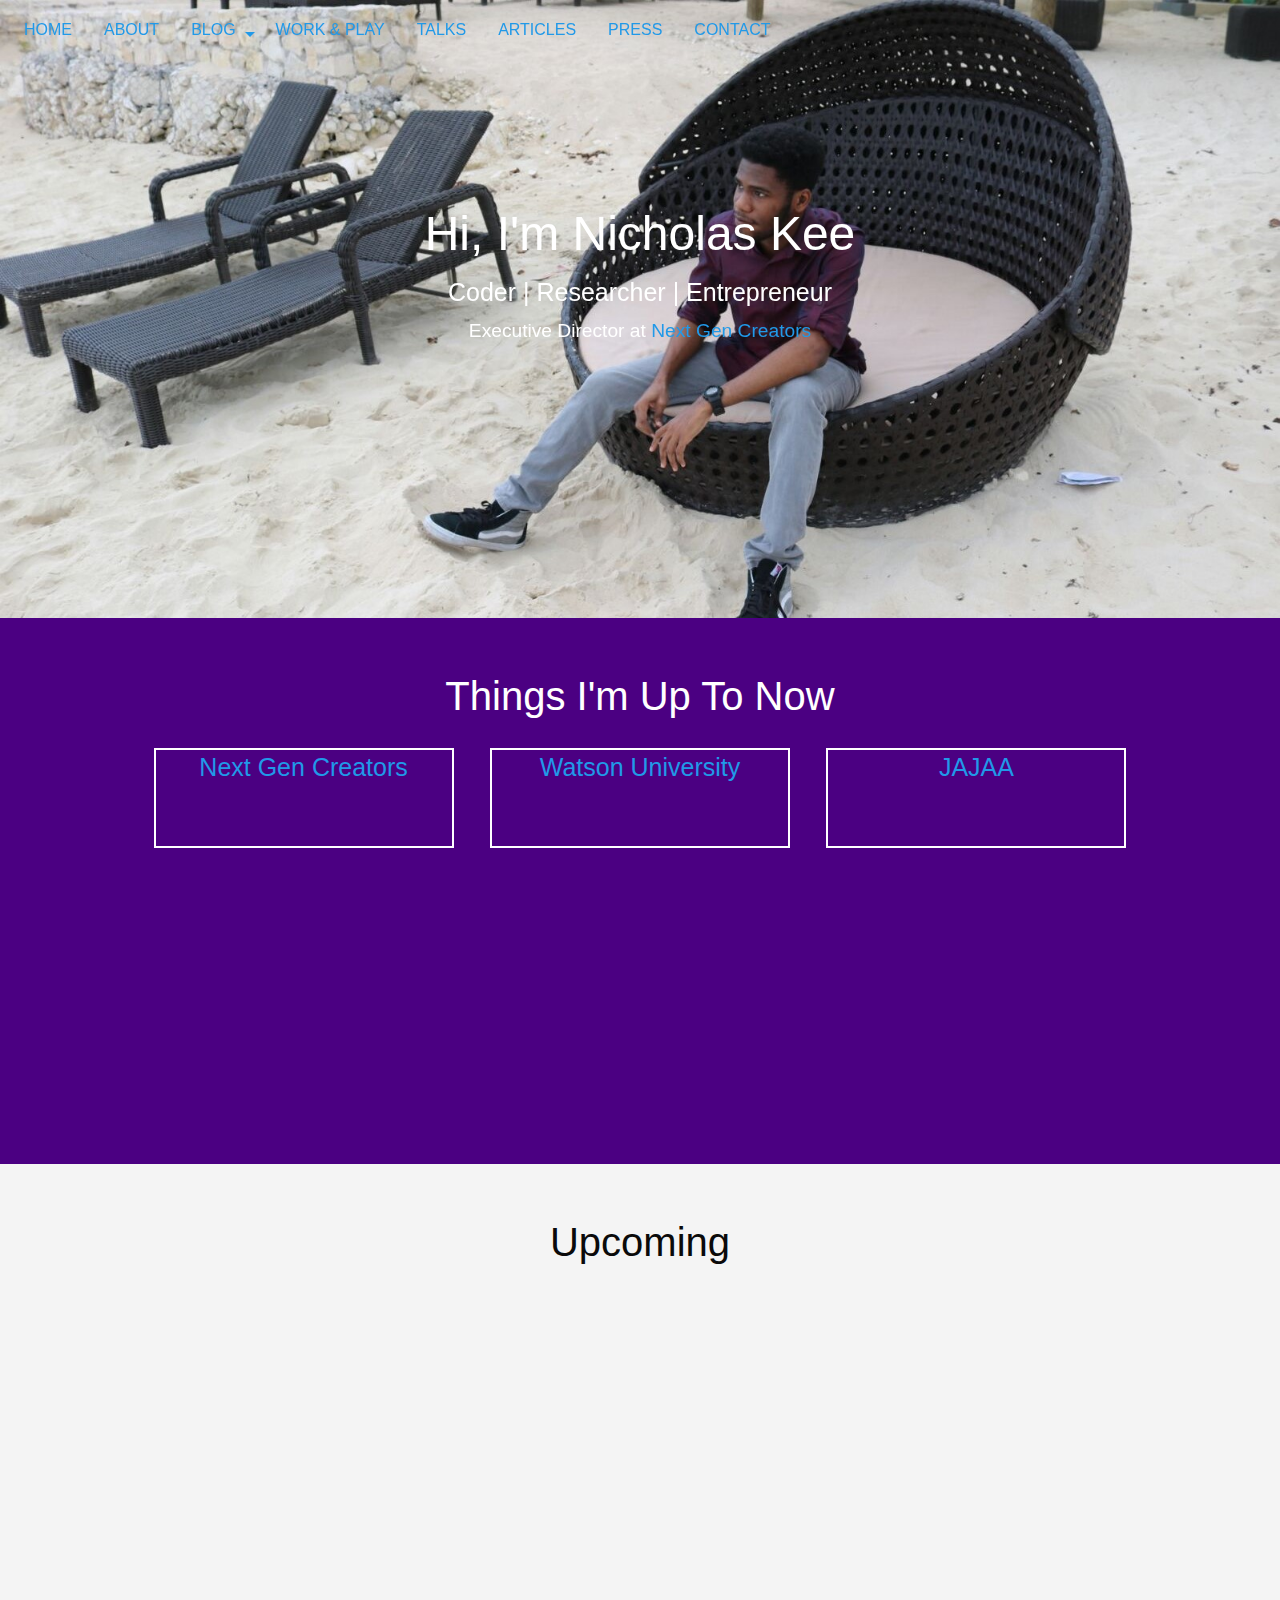
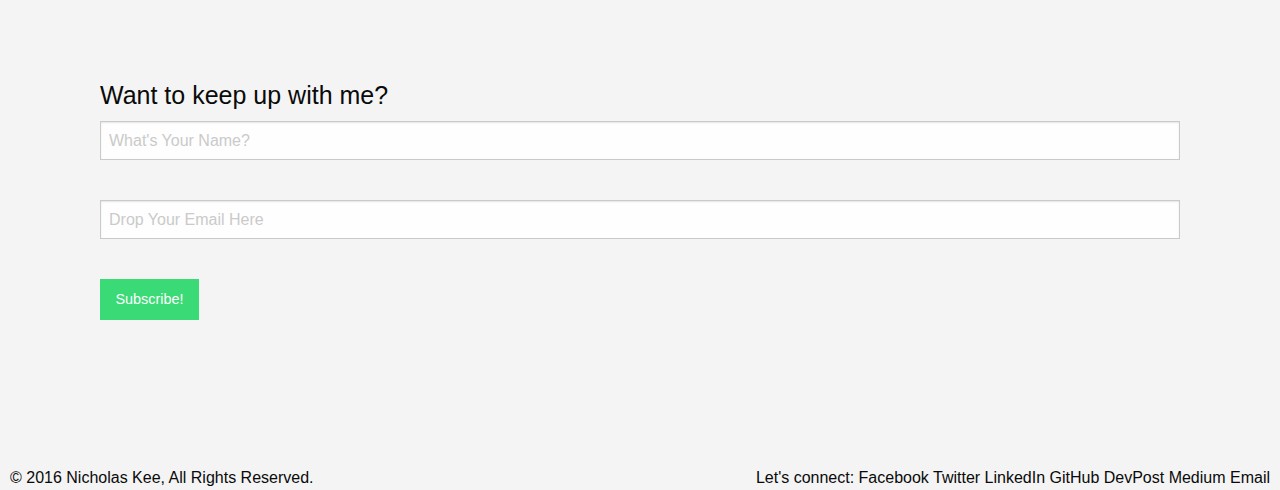
<file: index.html>
<!DOCTYPE html>
<!-- For front end development, use: HTML Boilerplate, Foundation by Zurb, Motion UI by Zurb (for CSS animation), and Greensock GSap (for Javascript animation) -->
<html class="no-js" lang="en" dir="ltr">
<head>
  <meta charset="utf-8">
  <meta http-equiv="x-ua-compatible" content="ie=edge">
  <meta name="viewport" content="width=device-width, initial-scale=1.0">
  <title>Nicholas Kee</title>
  <script src="http://ajax.googleapis.com/ajax/libs/jquery/1.9.0/jquery.min.js"></script>
  <script src="resources/foundation/js/vendor/jquery.js" charset="utf-8"></script>
  <script src="resources/foundation/js/vendor/foundation.min.js" charset="utf-8"></script>

  <link rel="stylesheet" type="text/css" href="resources/foundation/css/foundation.css">
  <!--<link rel="stylesheet" type="text/css" href="/resources/foundation/css/app.css">-->
  <link rel="stylesheet" href="resources/layout.css" type="text/css">
</head>

<body ng-controller="pageLayoutController">
  <div id="loadingMask"></div>
  <div id="navBar">
    <div class="top-bar">
      <div class="top-bar-right">
        <ul class="dropdown menu" data-dropdown-menu>
          <li><a href="index.html"><h6>HOME</h6></a></li>
          <li><a href="about.html"><h6>ABOUT</h6></a></li>
          <li class="is-dropdown-submenu-parent">
            <a href="blog.html"><h6>BLOG</h6></a>
            <ul class="menu">
              <li><a href="#">Recent</a></li> 
              <li><a href="#">Travel</a></li>
              <li><a href="#">QYL</a></li>
              <li><a href="#">Watson</a></li>
              <li><a href="#">Tech</a></li>
              <li><a href="#">Coding</a></li>
              <li><a href="#">Startups</a></li>
              <li><a href="#">Life</a></li>
              <li><a href="#">Miscellaneous</a></li>  
            </ul>
          </li>
          <li><a href="projects.html"><h6>WORK &amp; PLAY</h6></a></li>
          <li><a href="talks.html"><h6>TALKS</h6></a></li>
          <li><a href="articles.html"><h6>ARTICLES</h6></a></li>
          <li><a href="press.html"><h6>PRESS</h6></a></li>
          <li><a href="contact.html"><h6>CONTACT</h6></a></li>
        </ul>
      </div>
    </div>
  </div>

  <!-- <div id="header" class="content"> -->

  <div id="mainContainer">
    <div class="sectionContainer" id="sectionHome">
      <div id="homeTextContainer" ng-controller="scrollController">      
        <h1><span>Hi, I'm Nicholas Kee</span></h1>
        <h4>Coder | Researcher | Entrepreneur</h4>
        <div id="text-slider">
          <div><p>Executive Director at <a href="http://nextgencreators.com">Next Gen Creators</a></p></div>
          <div><p>President at <a href="#">Junior Achievement Jamaica Alumni Association</a></p></div>
          <div><p>Went to high school &amp; punted college</p></div>

          <div><p>I spend my time thinking about:<br> #Startups #Tech #EdTech <br>#DataScience #RenewableEnergy #QuantumComputing</p></div>
          <div><p>Check out all my thoughts on my <a href="blog.html">blog</a></p></div>
        </div>  
      </div>
    </div>

    <div class="sectionContainer" id="sectionNow">
      <h2><center>Things I'm Up To Now</center></h2>
      <center>
        <div class="box"><a href="http://nextgencreators.com"><h4>Next Gen Creators</h4></a></div>
        <div class="box"><a href="http://watsonunversity.org"><h4>Watson University</h4></a></div>
        <div class="box"><a href="#"><h4>JAJAA</h4></a></div>
      </center>
      
      <!--<ul>
        <li></li>
        <li><a href="http://queensyoungleaders.com"><h4>Queen's Young Leaders</h4></a></li>
        <li></li>
      </ul>-->
    </div>

    <div class="sectionContainer" id="sectionUpcoming">
      <h2>Upcoming</h2>
    </div>
  </div>

  <div class="sectionContainer" id="sectionSubscribe">
    <h4>Want to keep up with me?</h4>
    <form>
      <input type="text" name="name" placeholder="What's Your Name?"><br>
      <input type="text" name="email" placeholder="Drop Your Email Here"><br>
    </form>
    <button type="button" class="success button">Subscribe!</button>
  </div>
  

  <div id="copyright">
    &copy; 2016 Nicholas Kee, All Rights Reserved.
  </div>

  <div id="connect">
    Let's connect: Facebook Twitter LinkedIn GitHub DevPost Medium Email
  </div>
  <!-- End of page wrapper -->

  <script type="text/javascript" src="resources/javascript.js"></script>
  <script>$(document).foundation();</script>
</body>
</html>
</file>
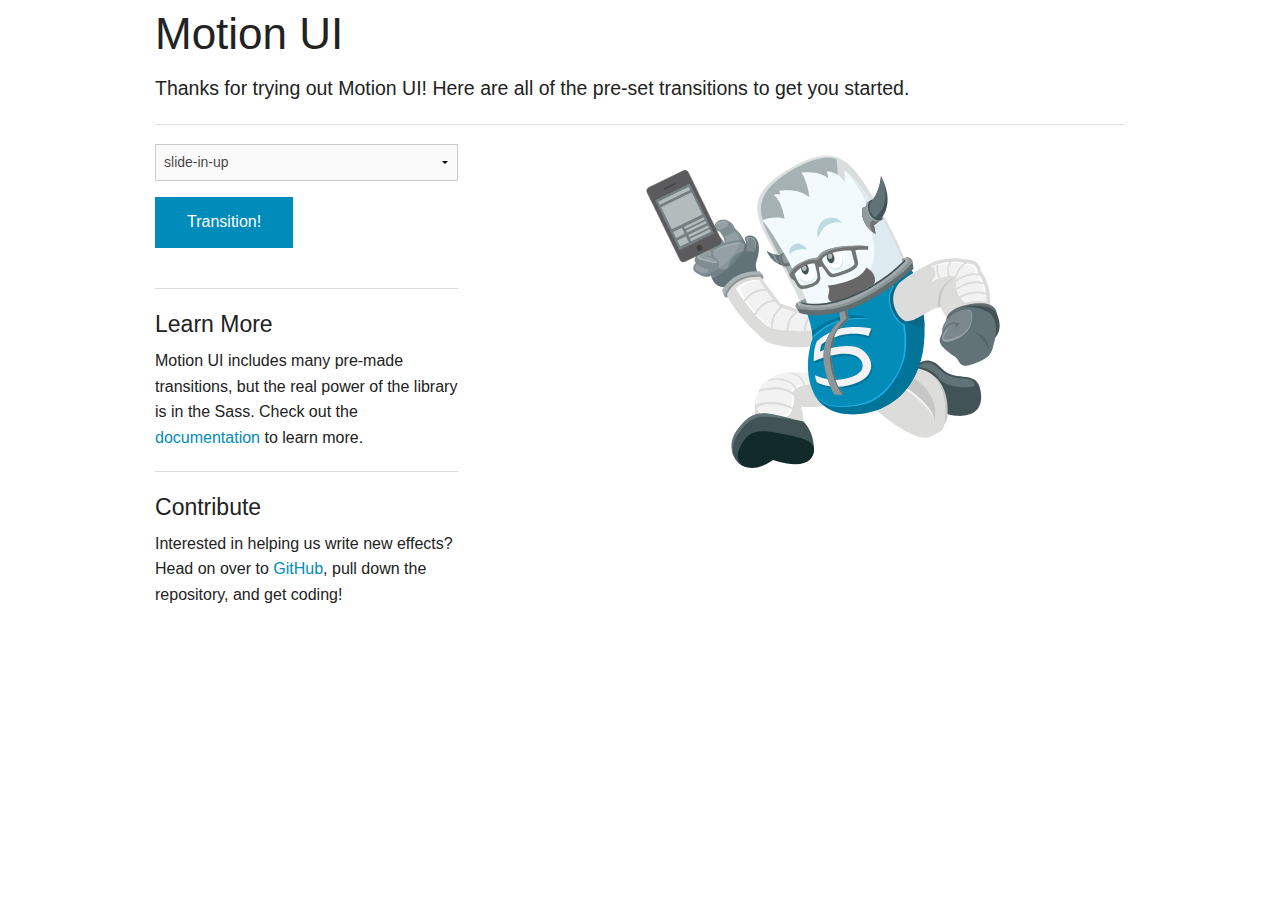
<file: resources/motion-ui-starter/index.html>
<!doctype html>
<html class="no-js" lang="en">
  <head>
    <meta charset="utf-8" />
    <meta name="viewport" content="width=device-width, initial-scale=1.0" />
    <title>Foundation | Welcome</title>
    <link rel="stylesheet" href="css/foundation.css" />
    <link rel="stylesheet" href="css/motion-ui.css" />
    <link rel="stylesheet" href="css/style.css" />
    <script src="js/vendor/modernizr.js"></script>
  </head>
  <body>
    
    <div class="row">
      <div class="small-12 columns">
        <h1>Motion UI</h1>
        <p class="lead">Thanks for trying out Motion UI! Here are all of the pre-set transitions to get you started.</p>

        <hr>

        <div class="row">
          <div class="medium-8 medium-push-4 columns">
            <img id="yeti" src="img/yeti.svg">
          </div>
          <div class="medium-4 medium-pull-8 columns">
            <select id="transitionList">
              <option value="slide-in-up">slide-in-up</option>
              <option value="slide-in-right">slide-in-right</option>
              <option value="slide-in-down">slide-in-down</option>
              <option value="slide-in-left">slide-in-left</option>
              <option value="fade-in">fade-in</option>
              <option value="spin-in">spin-in</option>
              <option value="spin-in-ccw">spin-in-ccw</option>
              <option value="scale-in-up">scale-in-up</option>
              <option value="scale-in-down">scale-in-down</option>
              <option value="hinge-in-from-top">hinge-in-from-top</option>
              <option value="hinge-in-from-right">hinge-in-from-right</option>
              <option value="hinge-in-from-bottom">hinge-in-from-bottom</option>
              <option value="hinge-in-from-left">hinge-in-from-left</option>
              <option value="hinge-in-from-middle-x">hinge-in-from-middle-x</option>
              <option value="hinge-in-from-middle-y">hinge-in-from-middle-y</option>
            </select>

            <button id="transitioner">Transition!</button>

            <hr>

            <section>
              <h4>Learn More</h4>
              <p>Motion UI includes many pre-made transitions, but the real power of the library is in the Sass. Check out the <a href="https://github.com/zurb/motion-ui/tree/master/docs">documentation</a> to learn more.</p>
            </section>

            <hr>

            <section>
              <h4>Contribute</h4>
              <p>Interested in helping us write new effects? Head on over to <a href="https://github.com/zurb/motion-ui">GitHub</a>, pull down the repository, and get coding!</p>
            </section>
          </div>
        </div>
      </div>
    </div>
    
    <script src="js/vendor/jquery.js"></script>
    <script src="js/vendor/motion-ui.js"></script>
    <script src="js/foundation.min.js"></script>
    <script src="js/script.js"></script>
  </body>
</html>
</file>
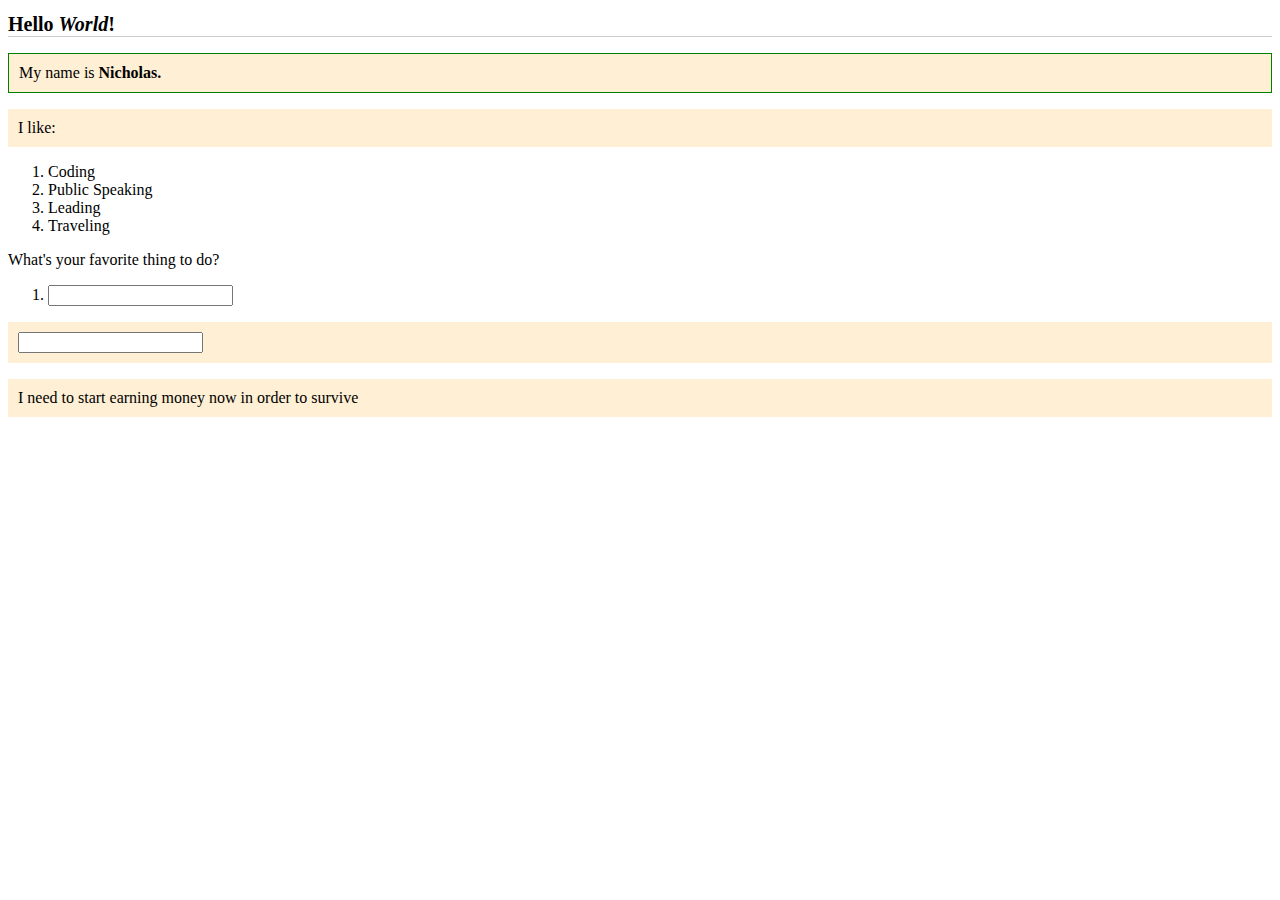
<file: hello.html>
<!DOCTYPE html>
<html>
	<head>
			<title>My Sample HTML page</title>
			<style type="text/css" media="screen">
			h1{
				font-size: 20px;
				border-bottom: 1px solid #cccccc;
			}
			p{
				padding: 10px;
				background-color: papayaWhip;
			}
			.special{
				border: 1px solid green;
			}
			#user-name{
				font-weight: bold;
			}
			</style>
	</head>
	<body>
		<h1>Hello <em>World</em>!</h1>
			<p class="special">My name is <span id="user-name">Nicholas.</span></p>
			<p>I like:</p>
			<ol>
				<li>Coding</li>
				<li>Public Speaking</li>
				<li>Leading</li>
				<li>Traveling</li>
			</ol>
			<form>What's your favorite thing to do?
				<ol>
					<li><input></li>


				</ol>
				<p><input></p>

			</form>
			<p>I need to start earning money now in order to survive</p>


	</body>
	<script>
		function replaceName() {
			var myNewName = window.prompt('Pick a new name!');
			document.getElementById('user-name').innerHTML = myNewName;
		}
		document.onclick = replaceName;
	</script>
	
</html>
</file>
<file: resources/layout.css>
/*
 * Add your CSS styles here
 * 
 */

body {
	font-family: Helvetica, Arial, sans-serif;
	background: #f4f4f4;
}



p {
	line-height: 24px;
	color: #555;
	padding: 1px 5px;
}



/*header {
	color: black;
	margin: 0;
}



nav ul li {
	display: inline-block;
	list-style-type: none;
	background: none;
	margin: 0;
	float: left;

}

header h1 {
	display: inline;
	padding: 0px 10px 0px 10px;
} */

#mainContainer {
	max-width: 2000px;
	min-height: 75%;
	margin: 0 auto;
}

.vertical-container {
	position: relative;
	overflow: auto;
	display: flex;
	justify-content: center;
	align-items: center;
	/*height: 40%;
	display: -webkit-flex;
	display: 		flex;
	-webkit-align-items: center;
			align-items: center;
	-webkit-justify-content: center;
			justify-content: center;*/

}

.hide {
	display: none;
}

.content {
	width: 95%;
	margin: 0 auto;
}


.sectionContainer {
	
}



#homeTextContainer {
	display: inline-block;
	position: relative;
	top: 36%
	color: #FFFFFF;
}

#text-slider div {
	position: absolute;
	left: 0;
	right: 0;
	margin: auto;

}

#sectionHome {
	
	height: auto;
	padding: 200px;
	padding-bottom: 300px;
	text-align: center;
	background-image: url(../resources/picturebeach.jpg);
	background-size: cover;
	/*color: 	#1E90FF;*/
	color: white;
}

#sectionHome p {
	color: 	white;
	font-size: 120%;
}



#sectionNow {
	height: auto;
	background-color: #4B0082;

	padding: 50px;
	padding-bottom: 300px;
	color: white;
}

#sectionNow ul {
	margin: 0;
	padding: 0;
	list-style: none;
	text-align: center;
}

#sectionNow ul li {
	
	display: inline;
	/*padding-right: 15%;
	float: left;*/
}


#sectionUpcoming {
	height: auto;

	text-align: center;
	padding: 50px;
	padding-bottom: 300px;
}

#sectionSubscribe {
	padding: 100px;
	height: auto;
}

#header  {
	border-bottom: 1px solid #999;
}

#nav {
	margin: 0 20px 0 0;
	float: left;
  /* CHALLENGE 3: how could you get this to float to the left side of the screen? */
}

#main {
	border: 1px solid black;
	margin: auto;
	background: orange;
	float: right;
	columns: 3;

  /*  CHALLENGE 3: how could you get this to float to the left side of the screen? */
  /* CHALLENGE 2: how could you give this element a one-pixel border down its left side? */
}

#pageWrapper {
	border: 5px solid black;
}


#sectionChoice {
	padding: 50px;
}

#copyright {
	position: static;
	bottom: 0;
	float: left;
	margin-top: 30px;
	margin-bottom: 30px;
	padding-left: 10px;
}

#connect {
	position: static;
	bottom: 0;
	float: right;
	margin-top: 30px;
	margin-bottom: 30px;
	padding-right: 10px;
}

#contact-box {
	position: absolute;
	top: 50%;
	left: 50%;
	transform: translate(-50%, -50%);
	background: white;
	padding:20px;
	resize: both;
	overflow: auto;
	/*left: -425px;
	top: -257px;*/
}

.box {
	display: inline-block;
	width: 300px;
	height: 100px;
	margin: 1em;
	border: 2px solid white;
}


/*Blog*/

#navSideBar {
	margin: auto;
	border: 5px solid blue;
	border-right: none;
	padding-top: 30px;
	padding-right: 70px;
	float: right;
	font-size: 150%;
}

#navBar {
	position: fixed;
	float: right;
}

/* Ignore this for now, it is special code needed to fix the layout after using the "float" rules */
.clearfix:before, .clearfix:after { content:""; display:table; }
.clearfix:after { clear:both; }
.clearfix { zoom:1; }
</file>
<file: resources/motion-ui-starter/css/motion-ui.css>
.slide-in-down.mui-enter, .slide-in-left.mui-enter, .slide-in-up.mui-enter, .slide-in-right.mui-enter, .slide-out-down.mui-leave, .slide-out-right.mui-leave, .slide-out-up.mui-leave, .slide-out-left.mui-leave, .fade-in.mui-enter, .fade-out.mui-leave, .hinge-in-from-top.mui-enter, .hinge-in-from-right.mui-enter, .hinge-in-from-bottom.mui-enter, .hinge-in-from-left.mui-enter, .hinge-in-from-middle-x.mui-enter, .hinge-in-from-middle-y.mui-enter, .hinge-out-from-top.mui-leave, .hinge-out-from-right.mui-leave, .hinge-out-from-bottom.mui-leave, .hinge-out-from-left.mui-leave, .hinge-out-from-middle-x.mui-leave, .hinge-out-from-middle-y.mui-leave, .scale-in-up.mui-enter, .scale-in-down.mui-enter, .scale-out-up.mui-leave, .scale-out-down.mui-leave, .spin-in.mui-enter, .spin-out.mui-leave, .spin-in-ccw.mui-enter, .spin-out-ccw.mui-leave {
  transition-duration: 500ms;
  transition-timing-function: linear; }

.slide-in-down.mui-enter {
  -webkit-transform: translateY(-100%);
      -ms-transform: translateY(-100%);
          transform: translateY(-100%);
  transition-property: -webkit-transform, opacity;
  transition-property: transform, opacity;
  -webkit-backface-visibility: hidden;
          backface-visibility: hidden; }

.slide-in-down.mui-enter.mui-enter-active {
  -webkit-transform: translateY(0);
      -ms-transform: translateY(0);
          transform: translateY(0); }

.slide-in-left.mui-enter {
  -webkit-transform: translateX(-100%);
      -ms-transform: translateX(-100%);
          transform: translateX(-100%);
  transition-property: -webkit-transform, opacity;
  transition-property: transform, opacity;
  -webkit-backface-visibility: hidden;
          backface-visibility: hidden; }

.slide-in-left.mui-enter.mui-enter-active {
  -webkit-transform: translateX(0);
      -ms-transform: translateX(0);
          transform: translateX(0); }

.slide-in-up.mui-enter {
  -webkit-transform: translateY(100%);
      -ms-transform: translateY(100%);
          transform: translateY(100%);
  transition-property: -webkit-transform, opacity;
  transition-property: transform, opacity;
  -webkit-backface-visibility: hidden;
          backface-visibility: hidden; }

.slide-in-up.mui-enter.mui-enter-active {
  -webkit-transform: translateY(0);
      -ms-transform: translateY(0);
          transform: translateY(0); }

.slide-in-right.mui-enter {
  -webkit-transform: translateX(100%);
      -ms-transform: translateX(100%);
          transform: translateX(100%);
  transition-property: -webkit-transform, opacity;
  transition-property: transform, opacity;
  -webkit-backface-visibility: hidden;
          backface-visibility: hidden; }

.slide-in-right.mui-enter.mui-enter-active {
  -webkit-transform: translateX(0);
      -ms-transform: translateX(0);
          transform: translateX(0); }

.slide-out-down.mui-leave {
  -webkit-transform: translateY(0);
      -ms-transform: translateY(0);
          transform: translateY(0);
  transition-property: -webkit-transform, opacity;
  transition-property: transform, opacity;
  -webkit-backface-visibility: hidden;
          backface-visibility: hidden; }

.slide-out-down.mui-leave.mui-leave-active {
  -webkit-transform: translateY(-100%);
      -ms-transform: translateY(-100%);
          transform: translateY(-100%); }

.slide-out-right.mui-leave {
  -webkit-transform: translateX(0);
      -ms-transform: translateX(0);
          transform: translateX(0);
  transition-property: -webkit-transform, opacity;
  transition-property: transform, opacity;
  -webkit-backface-visibility: hidden;
          backface-visibility: hidden; }

.slide-out-right.mui-leave.mui-leave-active {
  -webkit-transform: translateX(100%);
      -ms-transform: translateX(100%);
          transform: translateX(100%); }

.slide-out-up.mui-leave {
  -webkit-transform: translateY(0);
      -ms-transform: translateY(0);
          transform: translateY(0);
  transition-property: -webkit-transform, opacity;
  transition-property: transform, opacity;
  -webkit-backface-visibility: hidden;
          backface-visibility: hidden; }

.slide-out-up.mui-leave.mui-leave-active {
  -webkit-transform: translateY(-100%);
      -ms-transform: translateY(-100%);
          transform: translateY(-100%); }

.slide-out-left.mui-leave {
  -webkit-transform: translateX(0);
      -ms-transform: translateX(0);
          transform: translateX(0);
  transition-property: -webkit-transform, opacity;
  transition-property: transform, opacity;
  -webkit-backface-visibility: hidden;
          backface-visibility: hidden; }

.slide-out-left.mui-leave.mui-leave-active {
  -webkit-transform: translateX(-100%);
      -ms-transform: translateX(-100%);
          transform: translateX(-100%); }

.fade-in.mui-enter {
  opacity: 0;
  transition-property: opacity; }

.fade-in.mui-enter.mui-enter-active {
  opacity: 1; }

.fade-out.mui-leave {
  opacity: 1;
  transition-property: opacity; }

.fade-out.mui-leave.mui-leave-active {
  opacity: 0; }

.hinge-in-from-top.mui-enter {
  -webkit-transform: perspective(2000px) rotateX(-90deg);
          transform: perspective(2000px) rotateX(-90deg);
  -webkit-transform-origin: top;
      -ms-transform-origin: top;
          transform-origin: top;
  transition-property: -webkit-transform, opacity;
  transition-property: transform, opacity; }

.hinge-in-from-top.mui-enter.mui-enter-active {
  -webkit-transform: perspective(2000px) rotate(0deg);
          transform: perspective(2000px) rotate(0deg); }

.hinge-in-from-right.mui-enter {
  -webkit-transform: perspective(2000px) rotateY(-90deg);
          transform: perspective(2000px) rotateY(-90deg);
  -webkit-transform-origin: right;
      -ms-transform-origin: right;
          transform-origin: right;
  transition-property: -webkit-transform, opacity;
  transition-property: transform, opacity; }

.hinge-in-from-right.mui-enter.mui-enter-active {
  -webkit-transform: perspective(2000px) rotate(0deg);
          transform: perspective(2000px) rotate(0deg); }

.hinge-in-from-bottom.mui-enter {
  -webkit-transform: perspective(2000px) rotateX(90deg);
          transform: perspective(2000px) rotateX(90deg);
  -webkit-transform-origin: bottom;
      -ms-transform-origin: bottom;
          transform-origin: bottom;
  transition-property: -webkit-transform, opacity;
  transition-property: transform, opacity; }

.hinge-in-from-bottom.mui-enter.mui-enter-active {
  -webkit-transform: perspective(2000px) rotate(0deg);
          transform: perspective(2000px) rotate(0deg); }

.hinge-in-from-left.mui-enter {
  -webkit-transform: perspective(2000px) rotateY(90deg);
          transform: perspective(2000px) rotateY(90deg);
  -webkit-transform-origin: left;
      -ms-transform-origin: left;
          transform-origin: left;
  transition-property: -webkit-transform, opacity;
  transition-property: transform, opacity; }

.hinge-in-from-left.mui-enter.mui-enter-active {
  -webkit-transform: perspective(2000px) rotate(0deg);
          transform: perspective(2000px) rotate(0deg); }

.hinge-in-from-middle-x.mui-enter {
  -webkit-transform: perspective(2000px) rotateX(-90deg);
          transform: perspective(2000px) rotateX(-90deg);
  -webkit-transform-origin: center;
      -ms-transform-origin: center;
          transform-origin: center;
  transition-property: -webkit-transform, opacity;
  transition-property: transform, opacity; }

.hinge-in-from-middle-x.mui-enter.mui-enter-active {
  -webkit-transform: perspective(2000px) rotate(0deg);
          transform: perspective(2000px) rotate(0deg); }

.hinge-in-from-middle-y.mui-enter {
  -webkit-transform: perspective(2000px) rotateY(-90deg);
          transform: perspective(2000px) rotateY(-90deg);
  -webkit-transform-origin: center;
      -ms-transform-origin: center;
          transform-origin: center;
  transition-property: -webkit-transform, opacity;
  transition-property: transform, opacity; }

.hinge-in-from-middle-y.mui-enter.mui-enter-active {
  -webkit-transform: perspective(2000px) rotate(0deg);
          transform: perspective(2000px) rotate(0deg); }

.hinge-out-from-top.mui-leave {
  -webkit-transform: perspective(2000px) rotate(0deg);
          transform: perspective(2000px) rotate(0deg);
  -webkit-transform-origin: top;
      -ms-transform-origin: top;
          transform-origin: top;
  transition-property: -webkit-transform, opacity;
  transition-property: transform, opacity; }

.hinge-out-from-top.mui-leave.mui-leave-active {
  -webkit-transform: perspective(2000px) rotateX(-90deg);
          transform: perspective(2000px) rotateX(-90deg); }

.hinge-out-from-right.mui-leave {
  -webkit-transform: perspective(2000px) rotate(0deg);
          transform: perspective(2000px) rotate(0deg);
  -webkit-transform-origin: right;
      -ms-transform-origin: right;
          transform-origin: right;
  transition-property: -webkit-transform, opacity;
  transition-property: transform, opacity; }

.hinge-out-from-right.mui-leave.mui-leave-active {
  -webkit-transform: perspective(2000px) rotateY(-90deg);
          transform: perspective(2000px) rotateY(-90deg); }

.hinge-out-from-bottom.mui-leave {
  -webkit-transform: perspective(2000px) rotate(0deg);
          transform: perspective(2000px) rotate(0deg);
  -webkit-transform-origin: bottom;
      -ms-transform-origin: bottom;
          transform-origin: bottom;
  transition-property: -webkit-transform, opacity;
  transition-property: transform, opacity; }

.hinge-out-from-bottom.mui-leave.mui-leave-active {
  -webkit-transform: perspective(2000px) rotateX(90deg);
          transform: perspective(2000px) rotateX(90deg); }

.hinge-out-from-left.mui-leave {
  -webkit-transform: perspective(2000px) rotate(0deg);
          transform: perspective(2000px) rotate(0deg);
  -webkit-transform-origin: left;
      -ms-transform-origin: left;
          transform-origin: left;
  transition-property: -webkit-transform, opacity;
  transition-property: transform, opacity; }

.hinge-out-from-left.mui-leave.mui-leave-active {
  -webkit-transform: perspective(2000px) rotateY(90deg);
          transform: perspective(2000px) rotateY(90deg); }

.hinge-out-from-middle-x.mui-leave {
  -webkit-transform: perspective(2000px) rotate(0deg);
          transform: perspective(2000px) rotate(0deg);
  -webkit-transform-origin: center;
      -ms-transform-origin: center;
          transform-origin: center;
  transition-property: -webkit-transform, opacity;
  transition-property: transform, opacity; }

.hinge-out-from-middle-x.mui-leave.mui-leave-active {
  -webkit-transform: perspective(2000px) rotateX(-90deg);
          transform: perspective(2000px) rotateX(-90deg); }

.hinge-out-from-middle-y.mui-leave {
  -webkit-transform: perspective(2000px) rotate(0deg);
          transform: perspective(2000px) rotate(0deg);
  -webkit-transform-origin: center;
      -ms-transform-origin: center;
          transform-origin: center;
  transition-property: -webkit-transform, opacity;
  transition-property: transform, opacity; }

.hinge-out-from-middle-y.mui-leave.mui-leave-active {
  -webkit-transform: perspective(2000px) rotateY(-90deg);
          transform: perspective(2000px) rotateY(-90deg); }

.scale-in-up.mui-enter {
  -webkit-transform: scale(0.5);
      -ms-transform: scale(0.5);
          transform: scale(0.5);
  transition-property: -webkit-transform, opacity;
  transition-property: transform, opacity; }

.scale-in-up.mui-enter.mui-enter-active {
  -webkit-transform: scale(1);
      -ms-transform: scale(1);
          transform: scale(1); }

.scale-in-down.mui-enter {
  -webkit-transform: scale(1.5);
      -ms-transform: scale(1.5);
          transform: scale(1.5);
  transition-property: -webkit-transform, opacity;
  transition-property: transform, opacity; }

.scale-in-down.mui-enter.mui-enter-active {
  -webkit-transform: scale(1);
      -ms-transform: scale(1);
          transform: scale(1); }

.scale-out-up.mui-leave {
  -webkit-transform: scale(1);
      -ms-transform: scale(1);
          transform: scale(1);
  transition-property: -webkit-transform, opacity;
  transition-property: transform, opacity; }

.scale-out-up.mui-leave.mui-leave-active {
  -webkit-transform: scale(1.5);
      -ms-transform: scale(1.5);
          transform: scale(1.5); }

.scale-out-down.mui-leave {
  -webkit-transform: scale(1);
      -ms-transform: scale(1);
          transform: scale(1);
  transition-property: -webkit-transform, opacity;
  transition-property: transform, opacity; }

.scale-out-down.mui-leave.mui-leave-active {
  -webkit-transform: scale(0.5);
      -ms-transform: scale(0.5);
          transform: scale(0.5); }

.spin-in.mui-enter {
  -webkit-transform: rotate(-0.75turn);
      -ms-transform: rotate(-0.75turn);
          transform: rotate(-0.75turn);
  transition-property: -webkit-transform, opacity;
  transition-property: transform, opacity; }

.spin-in.mui-enter.mui-enter-active {
  -webkit-transform: rotate(0);
      -ms-transform: rotate(0);
          transform: rotate(0); }

.spin-out.mui-leave {
  -webkit-transform: rotate(0);
      -ms-transform: rotate(0);
          transform: rotate(0);
  transition-property: -webkit-transform, opacity;
  transition-property: transform, opacity; }

.spin-out.mui-leave.mui-leave-active {
  -webkit-transform: rotate(0.75turn);
      -ms-transform: rotate(0.75turn);
          transform: rotate(0.75turn); }

.spin-in-ccw.mui-enter {
  -webkit-transform: rotate(0.75turn);
      -ms-transform: rotate(0.75turn);
          transform: rotate(0.75turn);
  transition-property: -webkit-transform, opacity;
  transition-property: transform, opacity; }

.spin-in-ccw.mui-enter.mui-enter-active {
  -webkit-transform: rotate(0);
      -ms-transform: rotate(0);
          transform: rotate(0); }

.spin-out-ccw.mui-leave {
  -webkit-transform: rotate(0);
      -ms-transform: rotate(0);
          transform: rotate(0);
  transition-property: -webkit-transform, opacity;
  transition-property: transform, opacity; }

.spin-out-ccw.mui-leave.mui-leave-active {
  -webkit-transform: rotate(-0.75turn);
      -ms-transform: rotate(-0.75turn);
          transform: rotate(-0.75turn); }

.slow {
  transition-duration: 750ms !important; }

.fast {
  transition-duration: 250ms !important; }

.linear {
  transition-timing-function: linear !important; }

.ease {
  transition-timing-function: ease !important; }

.ease-in {
  transition-timing-function: ease-in !important; }

.ease-out {
  transition-timing-function: ease-out !important; }

.ease-in-out {
  transition-timing-function: ease-in-out !important; }

.bounce-in {
  transition-timing-function: cubic-bezier(0.485, 0.155, 0.24, 1.245) !important; }

.bounce-out {
  transition-timing-function: cubic-bezier(0.485, 0.155, 0.515, 0.845) !important; }

.bounce-in-out {
  transition-timing-function: cubic-bezier(0.76, -0.245, 0.24, 1.245) !important; }

.short-delay {
  transition-delay: 300ms !important; }

.long-delay {
  transition-delay: 700ms !important; }

.shake {
  -webkit-animation-name: shake-7;
          animation-name: shake-7; }

@-webkit-keyframes shake-7 {
  0%, 10%, 20%, 30%, 40%, 50%, 60%, 70%, 80%, 90% {
    -webkit-transform: translateX(7%);
            transform: translateX(7%); }
  5%, 15%, 25%, 35%, 45%, 55%, 65%, 75%, 85%, 95% {
    -webkit-transform: translateX(-7%);
            transform: translateX(-7%); } }

@keyframes shake-7 {
  0%, 10%, 20%, 30%, 40%, 50%, 60%, 70%, 80%, 90% {
    -webkit-transform: translateX(7%);
            transform: translateX(7%); }
  5%, 15%, 25%, 35%, 45%, 55%, 65%, 75%, 85%, 95% {
    -webkit-transform: translateX(-7%);
            transform: translateX(-7%); } }

.spin-cw {
  -webkit-animation-name: spin-cw-1turn;
          animation-name: spin-cw-1turn; }

@-webkit-keyframes spin-cw-1turn {
  0% {
    -webkit-transform: rotate(-1turn);
            transform: rotate(-1turn); }
  100% {
    -webkit-transform: rotate(0);
            transform: rotate(0); } }

@keyframes spin-cw-1turn {
  0% {
    -webkit-transform: rotate(-1turn);
            transform: rotate(-1turn); }
  100% {
    -webkit-transform: rotate(0);
            transform: rotate(0); } }

.spin-ccw {
  -webkit-animation-name: spin-cw-1turn;
          animation-name: spin-cw-1turn; }

@keyframes spin-cw-1turn {
  0% {
    -webkit-transform: rotate(0);
            transform: rotate(0); }
  100% {
    -webkit-transform: rotate(1turn);
            transform: rotate(1turn); } }

.wiggle {
  -webkit-animation-name: wiggle-7deg;
          animation-name: wiggle-7deg; }

@-webkit-keyframes wiggle-7deg {
  40%, 50%, 60% {
    -webkit-transform: rotate(7deg);
            transform: rotate(7deg); }
  35%, 45%, 55%, 65% {
    -webkit-transform: rotate(-7deg);
            transform: rotate(-7deg); }
  0%, 30%, 70%, 100% {
    -webkit-transform: rotate(0);
            transform: rotate(0); } }

@keyframes wiggle-7deg {
  40%, 50%, 60% {
    -webkit-transform: rotate(7deg);
            transform: rotate(7deg); }
  35%, 45%, 55%, 65% {
    -webkit-transform: rotate(-7deg);
            transform: rotate(-7deg); }
  0%, 30%, 70%, 100% {
    -webkit-transform: rotate(0);
            transform: rotate(0); } }

.infinite {
  -webkit-animation-iteration-count: infinite;
          animation-iteration-count: infinite; }

.slow {
  -webkit-animation-duration: 750ms !important;
          animation-duration: 750ms !important; }

.fast {
  -webkit-animation-duration: 250ms !important;
          animation-duration: 250ms !important; }

.linear {
  -webkit-animation-timing-function: linear !important;
          animation-timing-function: linear !important; }

.ease {
  -webkit-animation-timing-function: ease !important;
          animation-timing-function: ease !important; }

.ease-in {
  -webkit-animation-timing-function: ease-in !important;
          animation-timing-function: ease-in !important; }

.ease-out {
  -webkit-animation-timing-function: ease-out !important;
          animation-timing-function: ease-out !important; }

.ease-in-out {
  -webkit-animation-timing-function: ease-in-out !important;
          animation-timing-function: ease-in-out !important; }

.bounce-in {
  -webkit-animation-timing-function: cubic-bezier(0.485, 0.155, 0.24, 1.245) !important;
          animation-timing-function: cubic-bezier(0.485, 0.155, 0.24, 1.245) !important; }

.bounce-out {
  -webkit-animation-timing-function: cubic-bezier(0.485, 0.155, 0.515, 0.845) !important;
          animation-timing-function: cubic-bezier(0.485, 0.155, 0.515, 0.845) !important; }

.bounce-in-out {
  -webkit-animation-timing-function: cubic-bezier(0.76, -0.245, 0.24, 1.245) !important;
          animation-timing-function: cubic-bezier(0.76, -0.245, 0.24, 1.245) !important; }

.short-delay {
  -webkit-animation-delay: 300ms !important;
          animation-delay: 300ms !important; }

.long-delay {
  -webkit-animation-delay: 700ms !important;
          animation-delay: 700ms !important; }
</file>
<file: resources/motion-ui-starter/css/style.css>
#yeti {
  display: block;
  max-width: 400px;
  margin: 0 auto;
}
</file>
